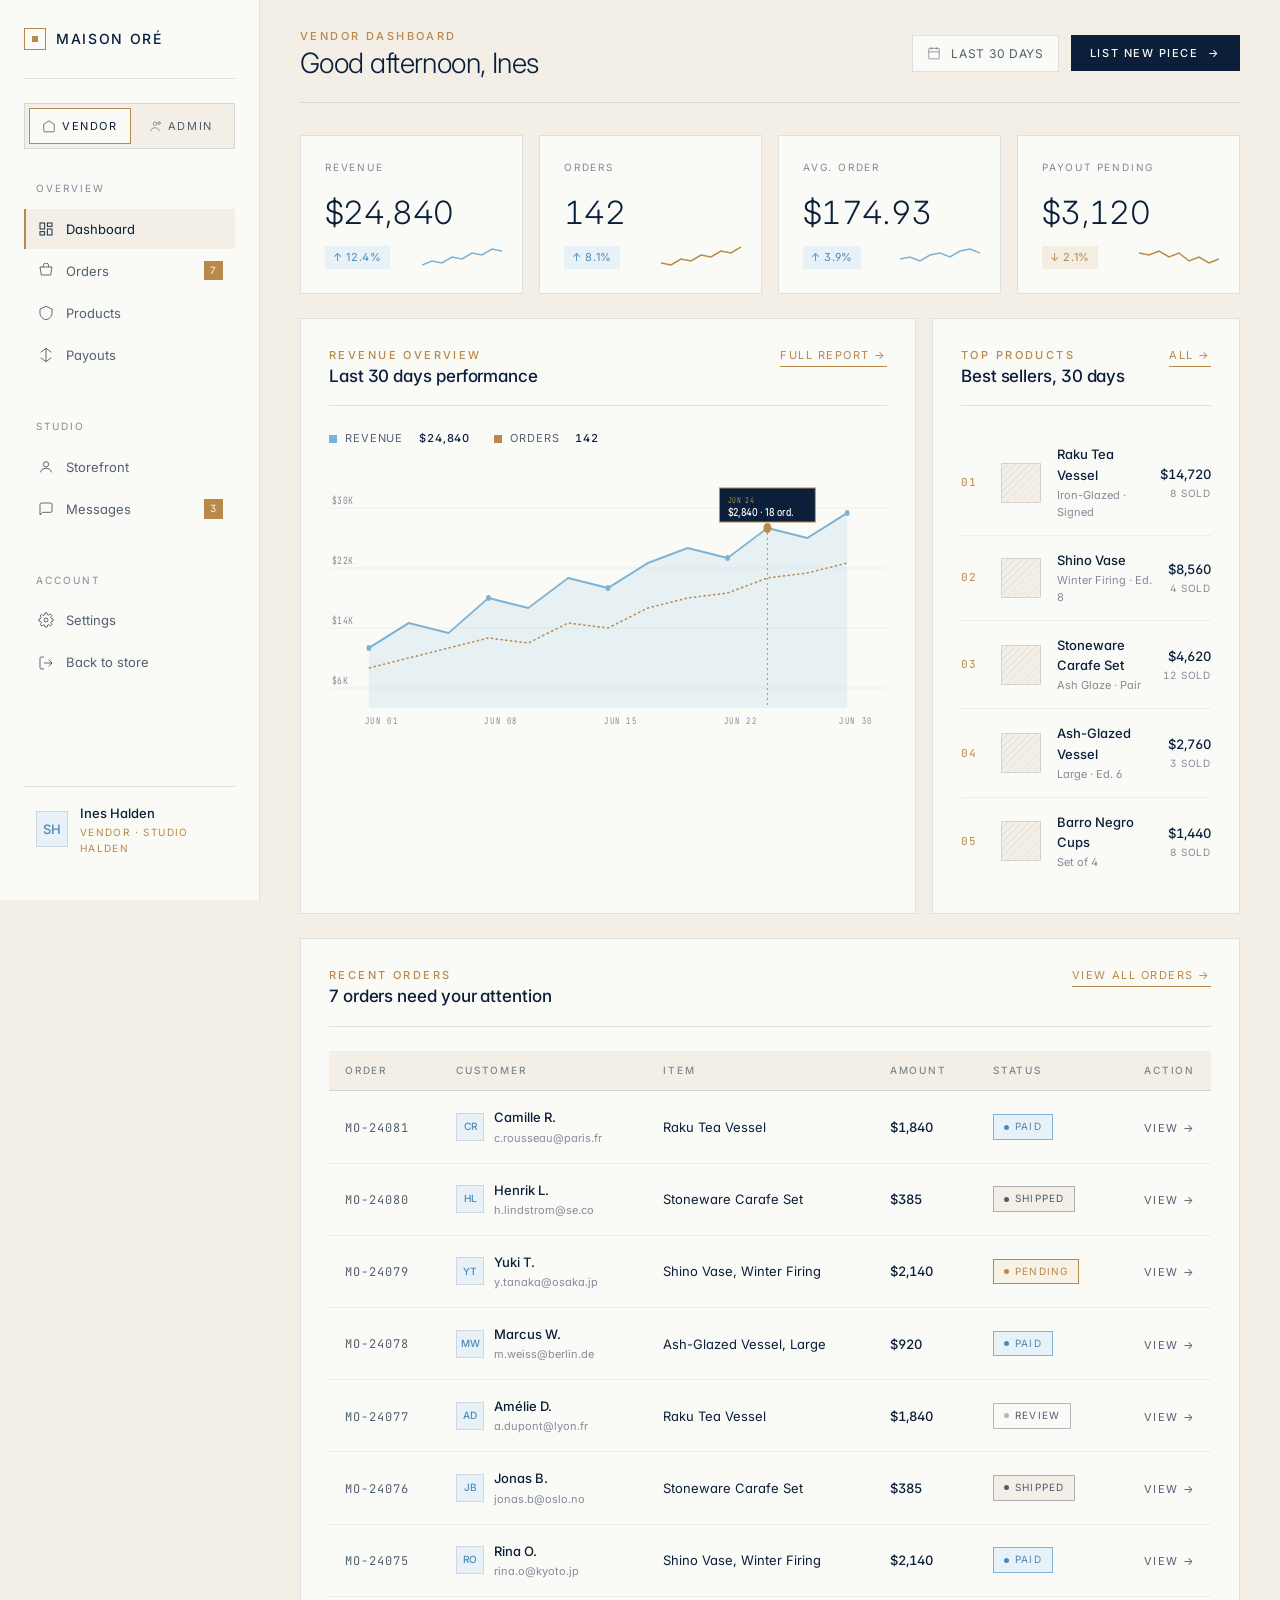
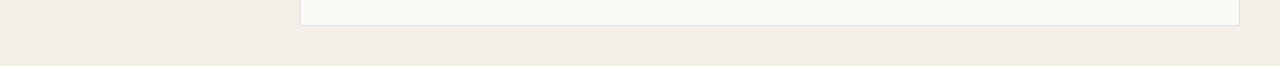
<file: dashboard.html>
﻿<!DOCTYPE html>
<html lang="en">
<head>
<meta charset="UTF-8" />
<meta name="viewport" content="width=device-width, initial-scale=1.0" />
<title>Dashboard — Maison Oré</title>
<link rel="preconnect" href="https://fonts.googleapis.com">
<link rel="preconnect" href="https://fonts.gstatic.com" crossorigin>
<link href="https://fonts.googleapis.com/css2?family=Inter:wght@300;400;500;600&family=JetBrains+Mono:wght@400;500&display=swap" rel="stylesheet">
<link rel="stylesheet" href="shared.css" />
<style>
  /* ============ DASHBOARD ============ */
  body { background: var(--cream); }

  .dash-shell {
    display: grid;
    grid-template-columns: 260px 1fr;
    min-height: 100vh;
  }

  /* Sidebar */
  .sidebar {
    background: var(--paper);
    border-right: 1px solid var(--ink-12);
    padding: 28px 24px;
    position: sticky;
    top: 0;
    height: 100vh;
    overflow-y: auto;
    display: flex;
    flex-direction: column;
  }
  .sidebar-brand {
    display: flex;
    align-items: center;
    gap: 10px;
    padding-bottom: 28px;
    border-bottom: 1px solid var(--ink-12);
    font-size: 14px;
    font-weight: 500;
    letter-spacing: 0.12em;
    text-transform: uppercase;
  }

  /* Role toggle */
  .role-toggle {
    display: flex;
    padding: 4px;
    background: var(--cream);
    margin-top: 24px;
    border: 1px solid var(--ink-12);
  }
  .role-btn {
    flex: 1;
    padding: 10px;
    font-size: 11px;
    letter-spacing: 0.14em;
    text-transform: uppercase;
    color: var(--ink-70);
    transition: all 0.24s ease;
    cursor: pointer;
    background: transparent;
    border: none;
    display: flex; align-items: center; justify-content: center; gap: 6px;
  }
  .role-btn.active {
    background: var(--paper);
    color: var(--ink);
    border: 1px solid var(--gold);
  }
  .role-btn svg { width: 14px; height: 14px; }

  .nav-section {
    margin-top: 32px;
    padding-bottom: 12px;
  }
  .nav-section-title {
    font-size: 10px;
    letter-spacing: 0.2em;
    text-transform: uppercase;
    color: var(--ink-50);
    padding: 0 12px 12px;
  }
  .sidebar-nav {
    display: flex;
    flex-direction: column;
    gap: 2px;
    list-style: none;
  }
  .sidebar-nav a {
    display: flex;
    align-items: center;
    gap: 12px;
    padding: 10px 12px;
    font-size: 13px;
    color: var(--ink-70);
    transition: all 0.2s ease;
    border-left: 2px solid transparent;
  }
  .sidebar-nav a:hover {
    background: var(--cream);
    color: var(--ink);
  }
  .sidebar-nav a.active {
    background: var(--cream);
    color: var(--ink);
    border-left-color: var(--gold);
  }
  .sidebar-nav svg { width: 16px; height: 16px; stroke-width: 1.4; }
  .sidebar-nav .count {
    margin-left: auto;
    font-size: 10px;
    padding: 2px 6px;
    background: var(--gold);
    color: var(--paper);
    letter-spacing: 0.08em;
  }

  .sidebar-user {
    margin-top: auto;
    padding: 16px 12px;
    border-top: 1px solid var(--ink-12);
    display: flex;
    gap: 12px;
    align-items: center;
  }
  .sidebar-user .av {
    width: 36px; height: 36px;
    background: var(--sky-tint);
    display: grid; place-items: center;
    color: var(--sky-deep);
    font-size: 13px; font-weight: 500;
    border: 1px solid var(--ink-12);
  }
  .sidebar-user .name { font-size: 13px; font-weight: 500; }
  .sidebar-user .role { font-size: 10px; color: var(--gold); letter-spacing: 0.14em; text-transform: uppercase; margin-top: 2px; }

  /* Main */
  .main {
    padding: 28px 40px 40px;
    background: var(--cream);
  }
  .topbar {
    display: flex;
    justify-content: space-between;
    align-items: center;
    padding-bottom: 24px;
    border-bottom: 1px solid var(--ink-12);
    margin-bottom: 32px;
  }
  .topbar h1 { font-size: 28px; font-weight: 300; letter-spacing: -0.02em; }
  .topbar .eyebrow { display: block; margin-bottom: 4px; }
  .topbar-actions {
    display: flex; gap: 12px; align-items: center;
  }
  .date-picker {
    display: flex; align-items: center; gap: 10px;
    padding: 10px 14px;
    background: var(--paper);
    border: 1px solid var(--ink-12);
    font-size: 12px;
    letter-spacing: 0.06em;
    text-transform: uppercase;
    color: var(--ink-70);
    cursor: pointer;
  }
  .date-picker svg { width: 14px; height: 14px; }

  /* Stat cards */
  .stat-grid {
    display: grid;
    grid-template-columns: repeat(4, 1fr);
    gap: 16px;
    margin-bottom: 24px;
  }
  .stat-card {
    background: var(--paper);
    padding: 24px;
    border: 1px solid var(--ink-12);
    position: relative;
  }
  .stat-card .lbl {
    font-size: 10px; letter-spacing: 0.18em; text-transform: uppercase;
    color: var(--ink-50);
  }
  .stat-card .val {
    font-size: 32px; font-weight: 300; letter-spacing: -0.02em;
    margin-top: 12px;
    font-variant-numeric: tabular-nums;
  }
  .stat-card .delta {
    display: inline-flex; align-items: center; gap: 4px;
    font-size: 11px;
    letter-spacing: 0.06em;
    margin-top: 8px;
    padding: 3px 8px;
    background: var(--sky-tint);
    color: var(--sky-deep);
  }
  .stat-card .delta.down { background: rgba(184,137,74,0.12); color: var(--gold); }
  .stat-card .spark {
    position: absolute;
    right: 20px; bottom: 20px;
    width: 80px; height: 30px;
  }

  /* Widget grid */
  .widget-grid {
    display: grid;
    grid-template-columns: 2fr 1fr;
    gap: 16px;
    margin-bottom: 24px;
  }
  .widget {
    background: var(--paper);
    border: 1px solid var(--ink-12);
    padding: 28px;
    position: relative;
  }
  .widget-head {
    display: flex; justify-content: space-between; align-items: baseline;
    padding-bottom: 20px;
    border-bottom: 1px solid var(--ink-12);
    margin-bottom: 24px;
  }
  .widget-head h2 { font-size: 17px; font-weight: 500; letter-spacing: -0.005em; }
  .widget-head .eyebrow { display: block; margin-bottom: 4px; }
  .widget-head .link {
    font-size: 11px; letter-spacing: 0.14em; text-transform: uppercase;
    color: var(--gold); padding-bottom: 2px; border-bottom: 1px solid var(--gold);
  }

  /* Revenue chart */
  .chart-wrap { position: relative; }
  .chart-legend {
    display: flex; gap: 24px; margin-bottom: 20px;
    font-size: 11px; letter-spacing: 0.08em; text-transform: uppercase;
    color: var(--ink-70);
  }
  .chart-legend .dot { width: 8px; height: 8px; display: inline-block; margin-right: 8px; vertical-align: middle; }
  .chart-legend .dot.sky { background: var(--sky); }
  .chart-legend .dot.gold { background: var(--gold); }
  .chart-legend .val { color: var(--ink); font-weight: 500; margin-left: 12px; font-variant-numeric: tabular-nums; }

  .chart {
    width: 100%; height: 260px;
  }

  /* Top products */
  .top-list { display: flex; flex-direction: column; gap: 0; }
  .top-item {
    display: grid;
    grid-template-columns: 24px 40px 1fr auto;
    gap: 16px;
    padding: 14px 0;
    border-bottom: 1px solid var(--ink-06);
    align-items: center;
  }
  .top-item:last-child { border-bottom: none; }
  .top-item .rank {
    font-family: "JetBrains Mono", monospace;
    font-size: 11px;
    color: var(--gold);
    letter-spacing: 0.1em;
  }
  .top-item .thumb {
    width: 40px; height: 40px;
    background: var(--cream);
    background-image: repeating-linear-gradient(135deg, transparent 0, transparent 4px, rgba(11,31,58,0.05) 4px, rgba(11,31,58,0.05) 5px);
    border: 1px solid var(--ink-12);
  }
  .top-item .body .name { font-size: 13px; font-weight: 500; }
  .top-item .body .meta { font-size: 11px; color: var(--ink-50); margin-top: 2px; }
  .top-item .val { font-size: 13px; font-weight: 500; font-variant-numeric: tabular-nums; text-align: right; }
  .top-item .val .sub { display: block; font-size: 10px; color: var(--ink-50); font-weight: 400; letter-spacing: 0.08em; text-transform: uppercase; margin-top: 2px; }

  /* Orders table */
  .orders-widget { grid-column: 1 / -1; }
  .orders-table {
    width: 100%;
    border-collapse: collapse;
    font-size: 13px;
  }
  .orders-table th {
    text-align: left;
    padding: 12px 16px;
    font-size: 10px;
    letter-spacing: 0.18em;
    text-transform: uppercase;
    color: var(--ink-50);
    font-weight: 500;
    border-bottom: 1px solid var(--ink-12);
    background: var(--cream);
  }
  .orders-table td {
    padding: 16px;
    border-bottom: 1px solid var(--ink-06);
    vertical-align: middle;
  }
  .orders-table tr:hover td { background: rgba(124, 178, 214, 0.04); }
  .orders-table .oid {
    font-family: "JetBrains Mono", monospace;
    font-size: 12px;
    color: var(--ink-70);
    letter-spacing: 0.08em;
  }
  .orders-table .customer {
    display: flex; align-items: center; gap: 10px;
  }
  .orders-table .customer .av {
    width: 28px; height: 28px;
    background: var(--sky-tint);
    display: grid; place-items: center;
    font-size: 10px; font-weight: 500;
    color: var(--sky-deep);
    border: 1px solid var(--ink-12);
  }
  .orders-table .customer .name { font-weight: 500; }
  .orders-table .customer .email { font-size: 11px; color: var(--ink-50); margin-top: 2px; }
  .orders-table .amount { font-variant-numeric: tabular-nums; font-weight: 500; }
  .status {
    display: inline-flex;
    align-items: center;
    gap: 6px;
    padding: 4px 10px;
    font-size: 10px;
    letter-spacing: 0.12em;
    text-transform: uppercase;
    border: 1px solid;
  }
  .status .dot { width: 5px; height: 5px; border-radius: 50%; }
  .status.paid { border-color: var(--sky); color: var(--sky-deep); background: var(--sky-tint); }
  .status.paid .dot { background: var(--sky-deep); }
  .status.pending { border-color: var(--gold); color: var(--gold); background: var(--gold-tint); }
  .status.pending .dot { background: var(--gold); }
  .status.shipped { border-color: var(--ink-30); color: var(--ink-70); background: var(--cream); }
  .status.shipped .dot { background: var(--ink-70); }
  .status.review { border-color: var(--ink-30); color: var(--ink-70); background: var(--paper); }
  .status.review .dot { background: var(--ink-30); }

  .row-action {
    font-size: 11px;
    letter-spacing: 0.12em;
    text-transform: uppercase;
    color: var(--ink-70);
    padding-bottom: 2px;
    border-bottom: 1px solid transparent;
    transition: all 0.2s ease;
  }
  .row-action:hover { color: var(--gold); border-bottom-color: var(--gold); }

  /* Admin-only surface */
  .admin-only { display: none; }
  body[data-role="admin"] .admin-only { display: block; }
  body[data-role="admin"] .vendor-only { display: none; }
  body[data-role="admin"] .role-title { }

  @media (max-width: 1200px) {
    .stat-grid { grid-template-columns: 1fr 1fr; }
    .widget-grid { grid-template-columns: 1fr; }
  }
  @media (max-width: 900px) {
    .dash-shell { grid-template-columns: 1fr; }
    .sidebar { position: static; height: auto; }
    .main { padding: 24px; }
  }
</style>
</head>
<body data-role="vendor">

<div class="dash-shell">
  <!-- SIDEBAR -->
  <aside class="sidebar">
    <div class="sidebar-brand">
      <span class="brand-mark"></span>
      Maison Oré
    </div>

    <div class="role-toggle" role="tablist">
      <button class="role-btn active" data-role="vendor">
        <svg viewBox="0 0 24 24" fill="none" stroke="currentColor"><path d="M3 9l9-6 9 6v11a2 2 0 0 1-2 2H5a2 2 0 0 1-2-2V9z"/></svg>
        Vendor
      </button>
      <button class="role-btn" data-role="admin">
        <svg viewBox="0 0 24 24" fill="none" stroke="currentColor"><circle cx="12" cy="8" r="3"/><path d="M5 21c0-4 3-6 7-6s7 2 7 6"/><path d="m19 4 1 2 2 1-2 1-1 2-1-2-2-1 2-1 1-2z"/></svg>
        Admin
      </button>
    </div>

    <div class="nav-section">
      <div class="nav-section-title">Overview</div>
      <ul class="sidebar-nav">
        <li><a href="#" class="active">
          <svg viewBox="0 0 24 24" fill="none" stroke="currentColor"><rect x="3" y="3" width="7" height="9"/><rect x="14" y="3" width="7" height="5"/><rect x="14" y="12" width="7" height="9"/><rect x="3" y="16" width="7" height="5"/></svg>
          Dashboard
        </a></li>
        <li><a href="#">
          <svg viewBox="0 0 24 24" fill="none" stroke="currentColor"><path d="M3 6h18l-2 12H5L3 6z"/><path d="M8 6V4a4 4 0 0 1 8 0v2"/></svg>
          Orders <span class="count">7</span>
        </a></li>
        <li><a href="#">
          <svg viewBox="0 0 24 24" fill="none" stroke="currentColor"><path d="M12 2 3 6v6c0 5 4 9 9 10 5-1 9-5 9-10V6l-9-4z"/></svg>
          Products
        </a></li>
        <li><a href="#">
          <svg viewBox="0 0 24 24" fill="none" stroke="currentColor"><path d="M12 2v20M4 8l8-6 8 6M4 16l8 6 8-6"/></svg>
          Payouts
        </a></li>
      </ul>
    </div>

    <div class="nav-section vendor-only">
      <div class="nav-section-title">Studio</div>
      <ul class="sidebar-nav">
        <li><a href="#">
          <svg viewBox="0 0 24 24" fill="none" stroke="currentColor"><circle cx="12" cy="8" r="4"/><path d="M4 20c0-4 4-6 8-6s8 2 8 6"/></svg>
          Storefront
        </a></li>
        <li><a href="#">
          <svg viewBox="0 0 24 24" fill="none" stroke="currentColor"><path d="M21 15a2 2 0 0 1-2 2H7l-4 4V5a2 2 0 0 1 2-2h14a2 2 0 0 1 2 2v10z"/></svg>
          Messages <span class="count">3</span>
        </a></li>
      </ul>
    </div>

    <div class="nav-section admin-only">
      <div class="nav-section-title">Platform</div>
      <ul class="sidebar-nav">
        <li><a href="#">
          <svg viewBox="0 0 24 24" fill="none" stroke="currentColor"><path d="M17 21v-2a4 4 0 0 0-4-4H5a4 4 0 0 0-4 4v2"/><circle cx="9" cy="7" r="4"/><path d="M23 21v-2a4 4 0 0 0-3-3.9M16 3.1A4 4 0 0 1 16 11"/></svg>
          Vendors <span class="count">4</span>
        </a></li>
        <li><a href="#">
          <svg viewBox="0 0 24 24" fill="none" stroke="currentColor"><path d="M22 12h-4l-3 9L9 3l-3 9H2"/></svg>
          Approvals
        </a></li>
        <li><a href="#">
          <svg viewBox="0 0 24 24" fill="none" stroke="currentColor"><circle cx="12" cy="12" r="10"/><path d="M12 6v6l4 2"/></svg>
          Analytics
        </a></li>
      </ul>
    </div>

    <div class="nav-section">
      <div class="nav-section-title">Account</div>
      <ul class="sidebar-nav">
        <li><a href="#">
          <svg viewBox="0 0 24 24" fill="none" stroke="currentColor"><circle cx="12" cy="12" r="3"/><path d="M19.4 15a1.6 1.6 0 0 0 .3 1.7l.1.1a2 2 0 1 1-2.8 2.8l-.1-.1a1.6 1.6 0 0 0-1.7-.3 1.6 1.6 0 0 0-1 1.5V21a2 2 0 1 1-4 0v-.1a1.6 1.6 0 0 0-1-1.5 1.6 1.6 0 0 0-1.7.3l-.1.1a2 2 0 1 1-2.8-2.8l.1-.1a1.6 1.6 0 0 0 .3-1.7 1.6 1.6 0 0 0-1.5-1H3a2 2 0 1 1 0-4h.1a1.6 1.6 0 0 0 1.5-1 1.6 1.6 0 0 0-.3-1.7l-.1-.1a2 2 0 1 1 2.8-2.8l.1.1a1.6 1.6 0 0 0 1.7.3H9a1.6 1.6 0 0 0 1-1.5V3a2 2 0 1 1 4 0v.1a1.6 1.6 0 0 0 1 1.5 1.6 1.6 0 0 0 1.7-.3l.1-.1a2 2 0 1 1 2.8 2.8l-.1.1a1.6 1.6 0 0 0-.3 1.7V9a1.6 1.6 0 0 0 1.5 1H21a2 2 0 1 1 0 4h-.1a1.6 1.6 0 0 0-1.5 1z"/></svg>
          Settings
        </a></li>
        <li><a href="index.html">
          <svg viewBox="0 0 24 24" fill="none" stroke="currentColor"><path d="M9 21H5a2 2 0 0 1-2-2V5a2 2 0 0 1 2-2h4M16 17l5-5-5-5M21 12H9"/></svg>
          Back to store
        </a></li>
      </ul>
    </div>

    <div class="sidebar-user">
      <div class="av" id="userAv">SH</div>
      <div>
        <div class="name" id="userName">Ines Halden</div>
        <div class="role" id="userRole">Vendor · Studio Halden</div>
      </div>
    </div>
  </aside>

  <!-- MAIN -->
  <main class="main">
    <div class="topbar">
      <div>
        <span class="eyebrow" id="topEyebrow">Vendor Dashboard</span>
        <h1 id="topTitle">Good afternoon, Ines</h1>
      </div>
      <div class="topbar-actions">
        <button class="date-picker">
          <svg viewBox="0 0 24 24" fill="none" stroke="currentColor"><rect x="3" y="4" width="18" height="18" rx="1"/><path d="M16 2v4M8 2v4M3 10h18"/></svg>
          Last 30 days
        </button>
        <button class="btn btn-primary btn-sm">
          <span id="ctaLabel">List new piece</span>
          <span class="arrow">→</span>
        </button>
      </div>
    </div>

    <!-- STATS -->
    <div class="stat-grid">
      <div class="stat-card">
        <div class="lbl">Revenue</div>
        <div class="val tabular" id="statRevenue">$24,840</div>
        <span class="delta">↑ 12.4%</span>
        <svg class="spark" viewBox="0 0 80 30" preserveAspectRatio="none">
          <polyline points="0,22 10,18 20,20 30,14 40,16 50,10 60,12 70,6 80,8" fill="none" stroke="#7CB2D6" stroke-width="1.5"/>
        </svg>
      </div>
      <div class="stat-card">
        <div class="lbl">Orders</div>
        <div class="val tabular" id="statOrders">142</div>
        <span class="delta">↑ 8.1%</span>
        <svg class="spark" viewBox="0 0 80 30" preserveAspectRatio="none">
          <polyline points="0,20 10,22 20,16 30,18 40,12 50,14 60,8 70,10 80,4" fill="none" stroke="#B8894A" stroke-width="1.5"/>
        </svg>
      </div>
      <div class="stat-card">
        <div class="lbl">Avg. Order</div>
        <div class="val tabular" id="statAvg">$174.93</div>
        <span class="delta">↑ 3.9%</span>
        <svg class="spark" viewBox="0 0 80 30" preserveAspectRatio="none">
          <polyline points="0,16 10,14 20,18 30,12 40,10 50,14 60,8 70,6 80,10" fill="none" stroke="#7CB2D6" stroke-width="1.5"/>
        </svg>
      </div>
      <div class="stat-card">
        <div class="lbl" id="stat4Label">Payout Pending</div>
        <div class="val tabular" id="stat4Val">$3,120</div>
        <span class="delta down">↓ 2.1%</span>
        <svg class="spark" viewBox="0 0 80 30" preserveAspectRatio="none">
          <polyline points="0,10 10,12 20,8 30,14 40,10 50,18 60,14 70,20 80,16" fill="none" stroke="#B8894A" stroke-width="1.5"/>
        </svg>
      </div>
    </div>

    <!-- WIDGETS -->
    <div class="widget-grid">
      <!-- Revenue Chart -->
      <div class="widget">
        <div class="widget-head">
          <div>
            <span class="eyebrow">Revenue Overview</span>
            <h2>Last 30 days performance</h2>
          </div>
          <a href="#" class="link">Full report →</a>
        </div>

        <div class="chart-legend">
          <span><span class="dot sky"></span>Revenue <span class="val">$24,840</span></span>
          <span><span class="dot gold"></span>Orders <span class="val">142</span></span>
        </div>

        <div class="chart-wrap">
          <svg class="chart" viewBox="0 0 700 260" preserveAspectRatio="none">
            <!-- Grid lines -->
            <g stroke="rgba(11,31,58,0.06)" stroke-width="1">
              <line x1="0" y1="40" x2="700" y2="40"/>
              <line x1="0" y1="100" x2="700" y2="100"/>
              <line x1="0" y1="160" x2="700" y2="160"/>
              <line x1="0" y1="220" x2="700" y2="220"/>
            </g>
            <!-- Y labels -->
            <g fill="rgba(11,31,58,0.5)" font-family="JetBrains Mono, monospace" font-size="10" letter-spacing="1">
              <text x="4" y="36">$30K</text>
              <text x="4" y="96">$22K</text>
              <text x="4" y="156">$14K</text>
              <text x="4" y="216">$6K</text>
            </g>
            <!-- Sky area -->
            <path d="M 50,180 L 100,155 L 150,165 L 200,130 L 250,140 L 300,110 L 350,120 L 400,95 L 450,80 L 500,90 L 550,60 L 600,70 L 650,45 L 650,240 L 50,240 Z"
              fill="rgba(124,178,214,0.15)"/>
            <!-- Sky line -->
            <path d="M 50,180 L 100,155 L 150,165 L 200,130 L 250,140 L 300,110 L 350,120 L 400,95 L 450,80 L 500,90 L 550,60 L 600,70 L 650,45"
              fill="none" stroke="#7CB2D6" stroke-width="2" stroke-linecap="round" stroke-linejoin="round"/>
            <!-- Gold line -->
            <path d="M 50,200 L 100,190 L 150,180 L 200,170 L 250,175 L 300,155 L 350,160 L 400,140 L 450,130 L 500,125 L 550,110 L 600,105 L 650,95"
              fill="none" stroke="#B8894A" stroke-width="1.5" stroke-dasharray="3,3"/>
            <!-- Points on sky line -->
            <g fill="#7CB2D6">
              <circle cx="50" cy="180" r="3"/>
              <circle cx="200" cy="130" r="3"/>
              <circle cx="350" cy="120" r="3"/>
              <circle cx="500" cy="90" r="3"/>
              <circle cx="650" cy="45" r="3"/>
            </g>
            <!-- Highlighted point -->
            <circle cx="550" cy="60" r="5" fill="#B8894A"/>
            <line x1="550" y1="60" x2="550" y2="240" stroke="#B8894A" stroke-dasharray="2,3" stroke-width="1"/>
            <!-- Tooltip -->
            <g transform="translate(490, 20)">
              <rect x="0" y="0" width="120" height="34" fill="#0B1F3A" stroke="#B8894A"/>
              <text x="10" y="15" fill="#B8894A" font-family="JetBrains Mono, monospace" font-size="8" letter-spacing="1.2">JUN 24</text>
              <text x="10" y="28" fill="#FAFAF7" font-family="Inter, sans-serif" font-size="11" font-weight="500">$2,840 · 18 ord.</text>
            </g>
            <!-- X labels -->
            <g fill="rgba(11,31,58,0.5)" font-family="JetBrains Mono, monospace" font-size="9" letter-spacing="1.5">
              <text x="45" y="256">JUN 01</text>
              <text x="195" y="256">JUN 08</text>
              <text x="345" y="256">JUN 15</text>
              <text x="495" y="256">JUN 22</text>
              <text x="640" y="256">JUN 30</text>
            </g>
          </svg>
        </div>
      </div>

      <!-- Top Products -->
      <div class="widget">
        <div class="widget-head">
          <div>
            <span class="eyebrow">Top Products</span>
            <h2>Best sellers, 30 days</h2>
          </div>
          <a href="#" class="link">All →</a>
        </div>
        <div class="top-list" id="topList">
          <div class="top-item">
            <div class="rank">01</div>
            <div class="thumb"></div>
            <div class="body">
              <div class="name">Raku Tea Vessel</div>
              <div class="meta">Iron-Glazed · Signed</div>
            </div>
            <div class="val">$14,720<span class="sub">8 sold</span></div>
          </div>
          <div class="top-item">
            <div class="rank">02</div>
            <div class="thumb"></div>
            <div class="body">
              <div class="name">Shino Vase</div>
              <div class="meta">Winter Firing · Ed. 8</div>
            </div>
            <div class="val">$8,560<span class="sub">4 sold</span></div>
          </div>
          <div class="top-item">
            <div class="rank">03</div>
            <div class="thumb"></div>
            <div class="body">
              <div class="name">Stoneware Carafe Set</div>
              <div class="meta">Ash Glaze · Pair</div>
            </div>
            <div class="val">$4,620<span class="sub">12 sold</span></div>
          </div>
          <div class="top-item">
            <div class="rank">04</div>
            <div class="thumb"></div>
            <div class="body">
              <div class="name">Ash-Glazed Vessel</div>
              <div class="meta">Large · Ed. 6</div>
            </div>
            <div class="val">$2,760<span class="sub">3 sold</span></div>
          </div>
          <div class="top-item">
            <div class="rank">05</div>
            <div class="thumb"></div>
            <div class="body">
              <div class="name">Barro Negro Cups</div>
              <div class="meta">Set of 4</div>
            </div>
            <div class="val">$1,440<span class="sub">8 sold</span></div>
          </div>
        </div>
      </div>
    </div>

    <!-- ORDERS TABLE -->
    <div class="widget orders-widget">
      <div class="widget-head">
        <div>
          <span class="eyebrow">Recent Orders</span>
          <h2 id="ordersTitle">7 orders need your attention</h2>
        </div>
        <a href="#" class="link">View all orders →</a>
      </div>
      <table class="orders-table">
        <thead>
          <tr>
            <th>Order</th>
            <th id="colCustomer">Customer</th>
            <th class="admin-only" style="display:none;">Vendor</th>
            <th>Item</th>
            <th>Amount</th>
            <th>Status</th>
            <th style="text-align:right;">Action</th>
          </tr>
        </thead>
        <tbody id="ordersBody">
          <!-- populated by JS -->
        </tbody>
      </table>
    </div>
  </main>
</div>

<script>
  const vendorOrders = [
    { id: "MO-24081", cust: "Camille R.", init: "CR", email: "c.rousseau@paris.fr", item: "Raku Tea Vessel", price: "$1,840", status: "paid" },
    { id: "MO-24080", cust: "Henrik L.", init: "HL", email: "h.lindstrom@se.co", item: "Stoneware Carafe Set", price: "$385", status: "shipped" },
    { id: "MO-24079", cust: "Yuki T.", init: "YT", email: "y.tanaka@osaka.jp", item: "Shino Vase, Winter Firing", price: "$2,140", status: "pending" },
    { id: "MO-24078", cust: "Marcus W.", init: "MW", email: "m.weiss@berlin.de", item: "Ash-Glazed Vessel, Large", price: "$920", status: "paid" },
    { id: "MO-24077", cust: "Amélie D.", init: "AD", email: "a.dupont@lyon.fr", item: "Raku Tea Vessel", price: "$1,840", status: "review" },
    { id: "MO-24076", cust: "Jonas B.", init: "JB", email: "jonas.b@oslo.no", item: "Stoneware Carafe Set", price: "$385", status: "shipped" },
    { id: "MO-24075", cust: "Rina O.", init: "RO", email: "rina.o@kyoto.jp", item: "Shino Vase, Winter Firing", price: "$2,140", status: "paid" },
  ];

  const adminOrders = [
    { id: "MO-24081", cust: "Camille R.", init: "CR", email: "c.rousseau@paris.fr", vendor: "Atelier Kōgei", item: "Raku Tea Vessel", price: "$1,840", status: "paid" },
    { id: "MO-24080", cust: "Henrik L.", init: "HL", email: "h.lindstrom@se.co", vendor: "Studio Halden", item: "Stoneware Carafe Set", price: "$385", status: "shipped" },
    { id: "MO-24079", cust: "Yuki T.", init: "YT", email: "y.tanaka@osaka.jp", vendor: "Atelier Kōgei", item: "Shino Vase, Winter Firing", price: "$2,140", status: "pending" },
    { id: "MO-24078", cust: "Marcus W.", init: "MW", email: "m.weiss@berlin.de", vendor: "Studio Halden", item: "Ash-Glazed Vessel, Large", price: "$920", status: "paid" },
    { id: "MO-24077", cust: "Amélie D.", init: "AD", email: "a.dupont@lyon.fr", vendor: "Maison Ferrière", item: "Terracotta Amphora", price: "$620", status: "review" },
    { id: "MO-24076", cust: "Jonas B.", init: "JB", email: "jonas.b@oslo.no", vendor: "Herrera & Ono", item: "Tadelakt Serving Bowl", price: "$290", status: "shipped" },
    { id: "MO-24075", cust: "Rina O.", init: "RO", email: "rina.o@kyoto.jp", vendor: "Barros Ceramica", item: "Barro Negro Cups", price: "$180", status: "paid" },
    { id: "MO-24074", cust: "Otto K.", init: "OK", email: "otto.k@munich.de", vendor: "Atelier Kōgei", item: "Raku Tea Vessel", price: "$1,840", status: "pending" },
  ];

  function renderOrders() {
    const role = document.body.dataset.role;
    const data = role === "admin" ? adminOrders : vendorOrders;
    const showVendor = role === "admin";
    document.querySelectorAll("th.admin-only").forEach(th => th.style.display = showVendor ? "table-cell" : "none");

    document.getElementById("ordersBody").innerHTML = data.map(o => `
      <tr>
        <td><span class="oid">${o.id}</span></td>
        <td>
          <div class="customer">
            <div class="av">${o.init}</div>
            <div>
              <div class="name">${o.cust}</div>
              <div class="email">${o.email}</div>
            </div>
          </div>
        </td>
        ${showVendor ? `<td><span style="font-size:13px; font-weight:500;">${o.vendor}</span></td>` : ""}
        <td>${o.item}</td>
        <td><span class="amount">${o.price}</span></td>
        <td><span class="status ${o.status}"><span class="dot"></span>${o.status}</span></td>
        <td style="text-align:right;"><a href="#" class="row-action">View →</a></td>
      </tr>
    `).join("");
  }

  // Role toggle
  const roleData = {
    vendor: {
      eyebrow: "Vendor Dashboard",
      title: "Good afternoon, Ines",
      cta: "List new piece",
      revenue: "$24,840",
      orders: "142",
      avg: "$174.93",
      stat4Label: "Payout Pending",
      stat4Val: "$3,120",
      ordersTitle: "7 orders need your attention",
      user: { name: "Ines Halden", role: "Vendor · Studio Halden", av: "SH" }
    },
    admin: {
      eyebrow: "Admin Dashboard",
      title: "Platform overview",
      cta: "Review applications",
      revenue: "$1.24M",
      orders: "3,847",
      avg: "$322.14",
      stat4Label: "Active Vendors",
      stat4Val: "240",
      ordersTitle: "12 orders across 8 vendors need review",
      user: { name: "Marcus Chen", role: "Admin · Curation Team", av: "MC" }
    }
  };

  function setRole(role) {
    document.body.dataset.role = role;
    const d = roleData[role];
    document.getElementById("topEyebrow").textContent = d.eyebrow;
    document.getElementById("topTitle").textContent = d.title;
    document.getElementById("ctaLabel").textContent = d.cta;
    document.getElementById("statRevenue").textContent = d.revenue;
    document.getElementById("statOrders").textContent = d.orders;
    document.getElementById("statAvg").textContent = d.avg;
    document.getElementById("stat4Label").textContent = d.stat4Label;
    document.getElementById("stat4Val").textContent = d.stat4Val;
    document.getElementById("ordersTitle").textContent = d.ordersTitle;
    document.getElementById("userName").textContent = d.user.name;
    document.getElementById("userRole").textContent = d.user.role;
    document.getElementById("userAv").textContent = d.user.av;

    document.querySelectorAll(".role-btn").forEach(b => b.classList.toggle("active", b.dataset.role === role));
    localStorage.setItem("mo_role", role);
    renderOrders();
  }

  document.querySelectorAll(".role-btn").forEach(b => {
    b.addEventListener("click", () => setRole(b.dataset.role));
  });

  const savedRole = localStorage.getItem("mo_role") || "vendor";
  setRole(savedRole);
  function toggleMobileNav() {
    const nav = document.getElementById('mobileNav');
    const btn = document.getElementById('navHamburger');
    if (nav) nav.classList.toggle('open');
    if (btn) btn.classList.toggle('open');
  }
</script>

</body>
</html>
</file>
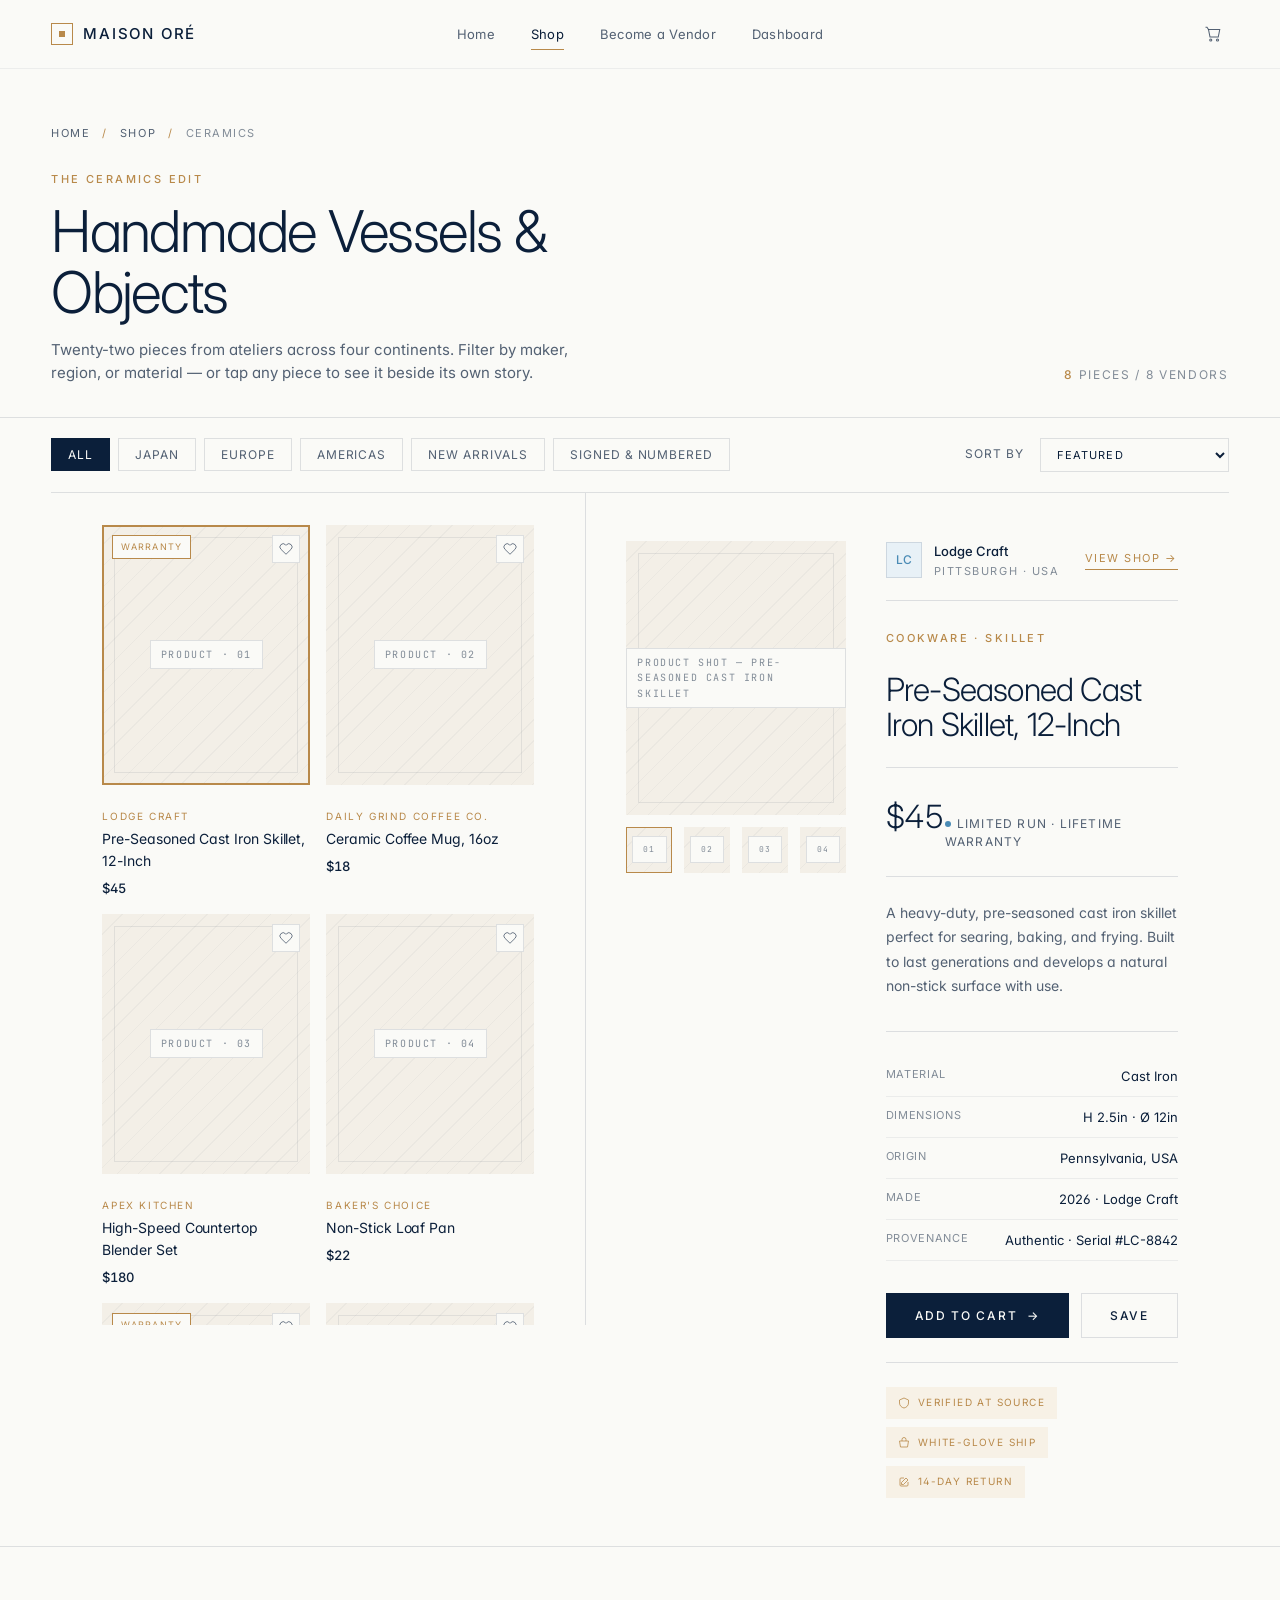
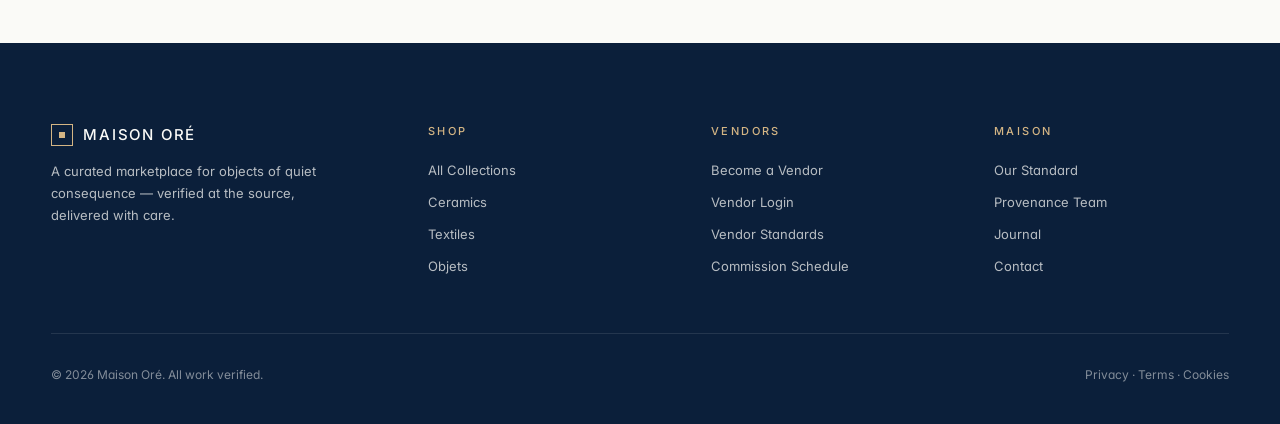
<file: shop.html>
﻿<!DOCTYPE html>
<html lang="en">
<head>
<meta charset="UTF-8"/>
<meta name="viewport" content="width=device-width, initial-scale=1.0"/>
<title>Shop — Maison Oré</title>
<link rel="preconnect" href="https://fonts.googleapis.com">
<link rel="preconnect" href="https://fonts.gstatic.com" crossorigin>
<link href="https://fonts.googleapis.com/css2?family=Inter:wght@300;400;500;600&family=JetBrains+Mono:wght@400;500&display=swap" rel="stylesheet">
<link rel="stylesheet" href="shared.css"/>
<style>
  /* ============ SHOP PAGE ============ */
  .shop-header { padding: 56px 0 32px; border-bottom: 1px solid var(--ink-12); }
  .breadcrumb { display: flex; gap: 12px; font-size: 11px; letter-spacing: 0.14em; text-transform: uppercase; color: var(--ink-50); margin-bottom: 24px; }
  .breadcrumb a { color: var(--ink-70); }
  .breadcrumb .sep { color: var(--gold); }
  .shop-title-row { display: flex; justify-content: space-between; align-items: flex-end; gap: 40px; flex-wrap: wrap; }
  .shop-title-row h1 { max-width: 640px; }
  .shop-title-row p { margin-top: 16px; color: var(--ink-70); max-width: 560px; }
  .shop-title-row .count { font-size: 12px; letter-spacing: 0.14em; text-transform: uppercase; color: var(--ink-50); }
  .shop-title-row .count strong { color: var(--gold); font-weight: 500; }

  .toolbar { display: flex; justify-content: space-between; align-items: center; padding: 20px 0; border-bottom: 1px solid var(--ink-12); gap: 24px; flex-wrap: wrap; }
  .filters { display: flex; gap: 8px; flex-wrap: wrap; }
  .filter-chip { padding: 8px 16px; font-size: 12px; letter-spacing: 0.08em; text-transform: uppercase; border: 1px solid var(--ink-12); color: var(--ink-70); cursor: pointer; transition: all 0.2s ease; background: var(--paper); }
  .filter-chip:hover { border-color: var(--gold); color: var(--gold); }
  .filter-chip.active { background: var(--ink); color: var(--paper); border-color: var(--ink); }
  .filter-chip.active:hover { color: var(--gold-soft); border-color: var(--ink); }
  .toolbar-right { display: flex; gap: 16px; align-items: center; font-size: 12px; letter-spacing: 0.08em; text-transform: uppercase; color: var(--ink-70); }
  .toolbar-right select { padding: 8px 12px; border: 1px solid var(--ink-12); background: var(--paper); font-size: 11px; letter-spacing: 0.1em; text-transform: uppercase; color: var(--ink); cursor: pointer; }

  .shop-layout { display: grid; grid-template-columns: 1fr 1.2fr; gap: 0; min-height: 900px; border-bottom: 1px solid var(--ink-12); }
  .listing { border-right: 1px solid var(--ink-12); padding: 32px var(--gutter) 48px 0; max-height: calc(100vh - 68px); overflow-y: auto; position: sticky; top: 68px; }
  .listing::-webkit-scrollbar { width: 6px; }
  .listing::-webkit-scrollbar-thumb { background: var(--ink-12); }
  .products-grid { display: grid; grid-template-columns: 1fr 1fr; gap: 16px; }
  .product-card { cursor: pointer; transition: opacity 0.2s ease; position: relative; }
  .product-card .thumb { aspect-ratio: 4 / 5; position: relative; transition: transform 0.3s ease; }
  .product-card:hover .thumb { transform: translateY(-2px); }
  .product-card.selected .thumb::after { content: ""; position: absolute; inset: 0; border: 2px solid var(--gold); pointer-events: none; }
  .product-card .thumb .placeholder { height: 100%; }
  .product-card .badge { position: absolute; top: 10px; left: 10px; font-size: 9px; letter-spacing: 0.14em; text-transform: uppercase; padding: 4px 8px; background: var(--paper); color: var(--gold); border: 1px solid var(--gold); z-index: 3; }
  .product-card .fav { position: absolute; top: 10px; right: 10px; width: 28px; height: 28px; background: var(--paper); display: grid; place-items: center; border: 1px solid var(--ink-12); z-index: 3; color: var(--ink-70); transition: color 0.2s ease; }
  .product-card .fav:hover { color: var(--gold); }
  .product-card .fav svg { width: 14px; height: 14px; }
  .product-card .info { margin-top: 12px; padding-top: 12px; }
  .product-card .vendor { font-size: 10px; letter-spacing: 0.16em; text-transform: uppercase; color: var(--gold); }
  .product-card .name { font-size: 14px; margin-top: 4px; letter-spacing: -0.005em; }
  .product-card .price { font-size: 13px; font-weight: 500; margin-top: 6px; font-variant-numeric: tabular-nums; }

  /* Detail */
  .detail { padding: 48px var(--gutter) 48px 40px; display: grid; grid-template-columns: 1.1fr 1fr; gap: 40px; align-items: start; }
  .detail-gallery { display: flex; flex-direction: column; gap: 12px; }
  .detail-main { aspect-ratio: 4 / 5; position: relative; }
  .detail-main .placeholder { height: 100%; }
  .detail-thumbs { display: grid; grid-template-columns: repeat(4, 1fr); gap: 12px; }
  .detail-thumbs .placeholder { aspect-ratio: 1; cursor: pointer; transition: opacity 0.2s ease; }
  .detail-thumbs .placeholder:hover { opacity: 0.75; }
  .detail-thumbs .placeholder.active { outline: 1px solid var(--gold); outline-offset: -1px; }
  .detail-info { position: sticky; top: 100px; }
  .detail-vendor { display: flex; align-items: center; gap: 12px; padding-bottom: 20px; border-bottom: 1px solid var(--ink-12); }
  .detail-vendor .av { width: 36px; height: 36px; background: var(--sky-tint); display: grid; place-items: center; color: var(--sky-deep); font-size: 12px; font-weight: 500; border: 1px solid var(--ink-12); }
  .detail-vendor .info { flex: 1; }
  .detail-vendor .name { font-size: 13px; font-weight: 500; }
  .detail-vendor .loc { font-size: 11px; letter-spacing: 0.14em; text-transform: uppercase; color: var(--ink-50); margin-top: 2px; }
  .detail-vendor .view-shop { font-size: 11px; letter-spacing: 0.14em; text-transform: uppercase; padding-bottom: 2px; border-bottom: 1px solid var(--gold); color: var(--gold); }
  .detail-title { font-size: 32px; font-weight: 300; letter-spacing: -0.025em; line-height: 1.1; margin-top: 24px; }
  .detail-eyebrow { color: var(--gold); }
  .detail-price-row { display: flex; justify-content: space-between; align-items: baseline; margin-top: 24px; padding: 24px 0; border-top: 1px solid var(--ink-12); border-bottom: 1px solid var(--ink-12); }
  .detail-price { font-size: 32px; font-weight: 300; letter-spacing: -0.02em; font-variant-numeric: tabular-nums; }
  .detail-avail { font-size: 12px; letter-spacing: 0.1em; text-transform: uppercase; color: var(--ink-70); }
  .detail-avail .dot { display: inline-block; width: 6px; height: 6px; background: var(--sky-deep); border-radius: 50%; margin-right: 6px; vertical-align: middle; }
  .detail-desc { margin-top: 24px; color: var(--ink-70); line-height: 1.75; font-size: 14px; }
  .detail-specs { margin-top: 32px; border-top: 1px solid var(--ink-12); padding-top: 24px; }
  .spec-row { display: flex; justify-content: space-between; padding: 10px 0; font-size: 13px; border-bottom: 1px solid var(--ink-06); }
  .spec-row .k { color: var(--ink-50); letter-spacing: 0.06em; text-transform: uppercase; font-size: 11px; }
  .spec-row .v { color: var(--ink); font-weight: 400; }
  .detail-actions { display: flex; gap: 12px; margin-top: 32px; }
  .detail-actions .btn-primary { flex: 1; }
  .detail-badges { display: flex; gap: 8px; margin-top: 24px; padding-top: 24px; border-top: 1px solid var(--ink-12); flex-wrap: wrap; }
  .badge-line { display: flex; align-items: center; gap: 8px; padding: 8px 12px; background: var(--gold-tint); color: var(--gold); font-size: 10px; letter-spacing: 0.14em; text-transform: uppercase; }
  .badge-line svg { width: 12px; height: 12px; stroke-width: 1.6; }

  /* ============ CART BADGE ============ */
  .cart-badge {
    position: absolute;
    top: -6px; right: -6px;
    width: 16px; height: 16px;
    background: var(--gold);
    color: var(--paper);
    font-size: 9px;
    font-weight: 600;
    border-radius: 50%;
    display: none;
    place-items: center;
    font-family: "JetBrains Mono", monospace;
  }
  .cart-badge.visible { display: grid; }
  .icon-btn { position: relative; }

  /* ============ CART DRAWER ============ */
  .cart-overlay {
    position: fixed;
    inset: 0;
    background: rgba(11,31,58,0.35);
    z-index: 100;
    opacity: 0;
    pointer-events: none;
    transition: opacity 0.3s ease;
  }
  .cart-overlay.open { opacity: 1; pointer-events: all; }

  .cart-drawer {
    position: fixed;
    top: 0; right: 0; bottom: 0;
    width: 400px;
    max-width: 100vw;
    background: var(--paper);
    z-index: 101;
    display: flex;
    flex-direction: column;
    transform: translateX(100%);
    transition: transform 0.32s ease;
    border-left: 1px solid var(--ink-12);
  }
  .cart-drawer.open { transform: translateX(0); }

  .cart-head {
    display: flex;
    justify-content: space-between;
    align-items: center;
    padding: 24px 28px;
    border-bottom: 1px solid var(--ink-12);
  }
  .cart-head h3 { font-size: 14px; font-weight: 500; letter-spacing: 0.12em; text-transform: uppercase; }
  .cart-close {
    width: 32px; height: 32px;
    display: grid; place-items: center;
    border: 1px solid var(--ink-12);
    color: var(--ink-70);
    transition: all 0.2s ease;
    cursor: pointer;
    background: none;
    font-size: 18px;
    line-height: 1;
  }
  .cart-close:hover { border-color: var(--gold); color: var(--gold); }

  .cart-items {
    flex: 1;
    overflow-y: auto;
    padding: 0 28px;
  }
  .cart-items::-webkit-scrollbar { width: 4px; }
  .cart-items::-webkit-scrollbar-thumb { background: var(--ink-12); }

  .cart-empty {
    display: flex;
    flex-direction: column;
    align-items: center;
    justify-content: center;
    height: 100%;
    color: var(--ink-50);
    font-size: 13px;
    letter-spacing: 0.06em;
    text-align: center;
    gap: 12px;
  }
  .cart-empty svg { width: 32px; height: 32px; stroke-width: 1; opacity: 0.4; }

  .cart-item {
    display: grid;
    grid-template-columns: 56px 1fr auto;
    gap: 14px;
    align-items: start;
    padding: 20px 0;
    border-bottom: 1px solid var(--ink-06);
  }
  .cart-item-thumb {
    width: 56px; height: 70px;
    background: var(--cream);
    background-image: repeating-linear-gradient(135deg, transparent 0, transparent 8px, rgba(11,31,58,0.04) 8px, rgba(11,31,58,0.04) 9px);
    border: 1px solid var(--ink-12);
    display: grid;
    place-items: center;
    font-family: "JetBrains Mono", monospace;
    font-size: 8px;
    color: var(--ink-30);
    letter-spacing: 0.08em;
    text-transform: uppercase;
  }
  .cart-item-info { display: flex; flex-direction: column; gap: 4px; }
  .cart-item-vendor { font-size: 9px; letter-spacing: 0.16em; text-transform: uppercase; color: var(--gold); }
  .cart-item-name { font-size: 13px; line-height: 1.3; }
  .cart-item-price { font-size: 13px; font-weight: 500; font-variant-numeric: tabular-nums; white-space: nowrap; }
  .cart-item-qty {
    display: flex; align-items: center; gap: 8px;
    margin-top: 8px;
  }
  .qty-btn {
    width: 22px; height: 22px;
    border: 1px solid var(--ink-12);
    display: grid; place-items: center;
    font-size: 14px;
    line-height: 1;
    cursor: pointer;
    background: none;
    color: var(--ink);
    transition: all 0.2s ease;
  }
  .qty-btn:hover { border-color: var(--gold); color: var(--gold); }
  .qty-num { font-size: 12px; min-width: 16px; text-align: center; font-variant-numeric: tabular-nums; }
  .cart-item-remove {
    font-size: 9px; letter-spacing: 0.1em; text-transform: uppercase;
    color: var(--ink-30); cursor: pointer; margin-top: 4px;
    background: none; border: none; padding: 0;
    transition: color 0.2s ease;
  }
  .cart-item-remove:hover { color: var(--gold); }

  .cart-foot {
    padding: 24px 28px;
    border-top: 1px solid var(--ink-12);
  }
  .cart-subtotal {
    display: flex; justify-content: space-between; align-items: baseline;
    margin-bottom: 8px;
  }
  .cart-subtotal-label { font-size: 11px; letter-spacing: 0.14em; text-transform: uppercase; color: var(--ink-50); }
  .cart-subtotal-val { font-size: 28px; font-weight: 300; letter-spacing: -0.02em; font-variant-numeric: tabular-nums; }
  .cart-note { font-size: 11px; color: var(--ink-30); letter-spacing: 0.04em; margin-bottom: 20px; }
  .cart-checkout { width: 100%; }

  /* Added to cart flash */
  @keyframes flashGold {
    0% { background: var(--ink); color: var(--paper); }
    40% { background: var(--gold); color: var(--paper); border-color: var(--gold); }
    100% { background: var(--ink); color: var(--paper); }
  }
  .btn-added { animation: flashGold 0.6s ease forwards; }

  @media (max-width: 1100px) {
    .shop-layout { grid-template-columns: 1fr; }
    .listing { border-right: none; border-bottom: 1px solid var(--ink-12); position: static; padding-right: 0; max-height: none; }
    .detail { grid-template-columns: 1fr; padding: 40px 0; }
    .detail-info { position: static; }
    .cart-drawer { width: 100vw; }
  }
  @media (max-width: 640px) {
    .products-grid { grid-template-columns: 1fr; }
  }
</style>
</head>
<body>

<!-- CART OVERLAY -->
<div class="cart-overlay" id="cartOverlay" onclick="closeCart()"></div>

<!-- CART DRAWER -->
<div class="cart-drawer" id="cartDrawer">
  <div class="cart-head">
    <h3>Your Cart <span id="cartHeadCount" style="color:var(--gold);font-weight:300;"></span></h3>
    <button class="cart-close" onclick="closeCart()">×</button>
  </div>
  <div class="cart-items" id="cartItems">
    <div class="cart-empty" id="cartEmpty">
      <svg viewBox="0 0 24 24" fill="none" stroke="currentColor"><path d="M6 6h15l-2 10H8L6 6z"/><path d="M6 6 4 3H2"/><circle cx="9" cy="20" r="1.4"/><circle cx="18" cy="20" r="1.4"/></svg>
      <span>Your cart is empty</span>
    </div>
  </div>
  <div class="cart-foot" id="cartFoot" style="display:none;">
    <div class="cart-subtotal">
      <span class="cart-subtotal-label">Total</span>
      <span class="cart-subtotal-val" id="cartTotal">$0</span>
    </div>
    <p class="cart-note">Shipping calculated at checkout · Duties may apply</p>
    <button class="btn btn-primary btn-lg cart-checkout">Proceed to Checkout <span class="arrow">→</span></button>
  </div>
</div>

<!-- MOBILE NAV DRAWER -->
<div class="mobile-nav" id="mobileNav">
  <a href="index.html">Home</a>
  <a href="shop.html" class="active">Shop</a>
  <a href="sell.html">Become a Vendor</a>
  <a href="dashboard.html">Dashboard</a>
  <div class="mobile-nav-foot">
    <a href="dashboard.html">Sign In</a>
  </div>
</div>

<!-- NAV -->
<header class="nav">
  <div class="container nav-inner">
    <a href="index.html" class="brand">
      <span class="brand-mark"></span>
      Maison Oré
    </a>
    <nav>
      <ul class="nav-links">
        <li><a href="index.html">Home</a></li>
        <li><a href="shop.html" class="active">Shop</a></li>
        <li><a href="sell.html">Become a Vendor</a></li>
        <li><a href="dashboard.html">Dashboard</a></li>
      </ul>
    </nav>
    <div class="nav-actions">
      <button class="icon-btn" aria-label="Cart" onclick="openCart()">
        <svg viewBox="0 0 24 24" fill="none" stroke="currentColor"><path d="M6 6h15l-2 10H8L6 6z"/><path d="M6 6 4 3H2"/><circle cx="9" cy="20" r="1.4"/><circle cx="18" cy="20" r="1.4"/></svg>
        <span class="cart-badge" id="cartBadge">0</span>
      </button>
      <button class="nav-hamburger" id="navHamburger" aria-label="Menu" onclick="toggleMobileNav()">
        <span></span><span></span><span></span>
      </button>
    </div>
  </div>
</header>

<!-- Shop Header -->
<section class="shop-header">
  <div class="container">
    <div class="breadcrumb">
      <a href="index.html">Home</a>
      <span class="sep">/</span>
      <a href="#">Shop</a>
      <span class="sep">/</span>
      <span>Ceramics</span>
    </div>
    <div class="shop-title-row">
      <div>
        <span class="eyebrow">The Ceramics Edit</span>
        <h1 class="h1" style="margin-top:12px;">Handmade Vessels &amp; Objects</h1>
        <p>Twenty-two pieces from ateliers across four continents. Filter by maker, region, or material — or tap any piece to see it beside its own story.</p>
      </div>
      <div class="count"><strong id="count">22</strong> Pieces / 8 Vendors</div>
    </div>
  </div>
</section>

<!-- Toolbar -->
<div class="container">
  <div class="toolbar">
    <div class="filters" id="filters">
      <button class="filter-chip active" data-filter="all">All</button>
      <button class="filter-chip" data-filter="japan">Japan</button>
      <button class="filter-chip" data-filter="europe">Europe</button>
      <button class="filter-chip" data-filter="americas">Americas</button>
      <button class="filter-chip" data-filter="new">New Arrivals</button>
      <button class="filter-chip" data-filter="signed">Signed &amp; Numbered</button>
    </div>
    <div class="toolbar-right">
      <span>Sort by</span>
      <select>
        <option>Featured</option>
        <option>Price — Low to High</option>
        <option>Price — High to Low</option>
        <option>Recently Added</option>
      </select>
    </div>
  </div>
</div>

<!-- Split Layout -->
<div class="shop-layout container-wide" style="padding-right: var(--gutter);">
  <div class="listing" style="padding-left: var(--gutter);">
    <div class="products-grid" id="products"></div>
  </div>

  <div class="detail" id="detail">
    <div class="detail-gallery">
      <div class="detail-main">
        <div class="placeholder"><span class="placeholder-label" id="mainLabel">Product Shot — Main</span></div>
      </div>
      <div class="detail-thumbs">
        <div class="placeholder active"><span class="placeholder-label" style="font-size:8px;">01</span></div>
        <div class="placeholder"><span class="placeholder-label" style="font-size:8px;">02</span></div>
        <div class="placeholder"><span class="placeholder-label" style="font-size:8px;">03</span></div>
        <div class="placeholder"><span class="placeholder-label" style="font-size:8px;">04</span></div>
      </div>
    </div>

    <div class="detail-info">
      <div class="detail-vendor">
        <div class="av" id="dVendorAv">LC</div>
        <div class="info">
          <div class="name" id="dVendorName">Lodge Craft</div>
          <div class="loc" id="dVendorLoc">Pittsburgh · USA</div>
        </div>
        <a href="#" class="view-shop">View shop →</a>
      </div>

      <div style="margin-top: 24px;">
        <span class="eyebrow detail-eyebrow" id="dCat">Cookware · Skillet</span>
        <h2 class="detail-title" id="dTitle">Pre-Seasoned Cast Iron Skillet, 12-Inch</h2>
      </div>

      <div class="detail-price-row">
        <div class="detail-price" id="dPrice">$45</div>
        <div class="detail-avail"><span class="dot"></span><span id="dAvail">Limited Run · Lifetime Warranty</span></div>
      </div>

      <p class="detail-desc" id="dDesc">A heavy-duty, pre-seasoned cast iron skillet perfect for searing, baking, and frying. Built to last generations and develops a natural non-stick surface with use.</p>

      <div class="detail-specs" id="dSpecs"></div>

      <div class="detail-actions">
        <button class="btn btn-primary" id="addToCartBtn" onclick="addToCart()">
          Add to cart <span class="arrow">→</span>
        </button>
        <button class="btn btn-ghost">Save</button>
      </div>

      <div class="detail-badges">
        <span class="badge-line">
          <svg viewBox="0 0 24 24" fill="none" stroke="currentColor"><path d="M12 2 3 6v6c0 5 4 9 9 10 5-1 9-5 9-10V6l-9-4z"/></svg>
          Verified at source
        </span>
        <span class="badge-line">
          <svg viewBox="0 0 24 24" fill="none" stroke="currentColor"><path d="M3 8h18l-2 12H5L3 8z"/><path d="M8 8V5a4 4 0 0 1 8 0v3"/></svg>
          White-glove ship
        </span>
        <span class="badge-line">
          <svg viewBox="0 0 24 24" fill="none" stroke="currentColor"><path d="M20 12v6a2 2 0 0 1-2 2H6a2 2 0 0 1-2-2V6a2 2 0 0 1 2-2h6"/><path d="m16 4 4 4-9 9H7v-4l9-9z"/></svg>
          14-day return
        </span>
      </div>
    </div>
  </div>
</div>

<!-- FOOTER -->
<footer class="footer">
  <div class="container">
    <div class="footer-grid">
      <div>
        <div class="brand footer-brand"><span class="brand-mark"></span>Maison Oré</div>
        <p class="footer-desc">A curated marketplace for objects of quiet consequence — verified at the source, delivered with care.</p>
      </div>
      <div>
        <h5>Shop</h5>
        <ul>
          <li><a href="shop.html">All Collections</a></li>
          <li><a href="shop.html">Ceramics</a></li>
          <li><a href="shop.html">Textiles</a></li>
          <li><a href="shop.html">Objets</a></li>
        </ul>
      </div>
      <div>
        <h5>Vendors</h5>
        <ul>
          <li><a href="sell.html">Become a Vendor</a></li>
          <li><a href="dashboard.html">Vendor Login</a></li>
          <li><a href="#">Vendor Standards</a></li>
          <li><a href="#">Commission Schedule</a></li>
        </ul>
      </div>
      <div>
        <h5>Maison</h5>
        <ul>
          <li><a href="#">Our Standard</a></li>
          <li><a href="#">Provenance Team</a></li>
          <li><a href="#">Journal</a></li>
          <li><a href="#">Contact</a></li>
        </ul>
      </div>
    </div>
    <div class="footer-bottom">
      <span>© 2026 Maison Oré. All work verified.</span>
      <span>Privacy · Terms · Cookies</span>
    </div>
  </div>
</footer>

<script>
  const products = [
  { id: 1, vendor: "Lodge Craft", vendorInit: "LC", loc: "Pittsburgh · USA", region: "americas", cat: "Cookware · Skillet", name: "Pre-Seasoned Cast Iron Skillet, 12-Inch", price: "$45", avail: "Limited Run · Lifetime Warranty", badge: "Warranty", tags: ["warranty"], desc: "A heavy-duty, pre-seasoned cast iron skillet perfect for searing, baking, and frying. Built to last generations and develops a natural non-stick surface with use.", specs: [["Material","Cast Iron"],["Dimensions","H 2.5in · Ø 12in"],["Origin","Pennsylvania, USA"],["Made","2026 · Lodge Craft"],["Provenance","Authentic · Serial #LC-8842"]] },
  { id: 2, vendor: "Daily Grind Coffee Co.", vendorInit: "DG", loc: "Seattle · USA", region: "americas", cat: "Drinkware · Mug", name: "Ceramic Coffee Mug, 16oz", price: "$18", avail: "Made to order · 2 weeks", tags: ["new"], desc: "A sturdy, microwave-safe ceramic mug with an ergonomic handle. Finished in a glossy white glaze, it is the perfect companion for your morning drip coffee.", specs: [["Material","Ceramic · Glossy glaze"],["Dimensions","H 4.5in · Ø 3.5in"],["Origin","Washington, USA"],["Made","2026 · Daily Grind Studio"],["Provenance","Authentic · Serial #DG-1102"]] },
  { id: 3, vendor: "Apex Kitchen", vendorInit: "AK", loc: "Boston · USA", region: "americas", cat: "Appliances · Blender", name: "High-Speed Countertop Blender Set", price: "$180", avail: "In stock · 4 remaining", tags: [], desc: "A powerful 1200-watt motor base paired with two travel cups. Designed for crushing ice, blending smooth smoothies, and making hot soups with ease.", specs: [["Material","Stainless Steel · BPA-Free Plastic"],["Dimensions","H 16in · W 7in"],["Origin","Massachusetts, USA"],["Made","2026 · Apex Labs"],["Provenance","Authentic · Serial #AK-9043"]] },
  { id: 4, vendor: "Baker's Choice", vendorInit: "BC", loc: "Chicago · USA", region: "americas", cat: "Bakeware · Pan", name: "Non-Stick Loaf Pan", price: "$22", avail: "In stock · 8 remaining", tags: ["new"], desc: "A heavy-gauge steel loaf pan coated in a premium non-stick finish. Ensures even heat distribution for perfectly golden banana bread and pound cakes.", specs: [["Material","Aluminized Steel · Non-stick coating"],["Dimensions","H 3in · W 8.5in · L 4.5in"],["Origin","Illinois, USA"],["Made","2026 · Baker's Choice"],["Provenance","Authentic · Serial #BC-0441"]] },
  { id: 5, vendor: "Lodge Craft", vendorInit: "LC", loc: "Pittsburgh · USA", region: "americas", cat: "Cookware · Oven", name: "Enamelled Dutch Oven, 6-Quart", price: "$120", avail: "Limited Run · Lifetime Warranty", badge: "Warranty", tags: ["warranty"], desc: "A classic enamelled cast iron Dutch oven ideal for braising, stewing, and baking artisan sourdough bread. Features a tight-fitting lid to lock in moisture.", specs: [["Material","Enamelled Cast Iron"],["Dimensions","H 7.2in · Ø 11in"],["Origin","Pennsylvania, USA"],["Made","2026 · Lodge Craft"],["Provenance","Authentic · Serial #LC-8845"]] },
  { id: 6, vendor: "ClearGlass Co.", vendorInit: "CG", loc: "Ohio · USA", region: "americas", cat: "Drinkware · Tumbler", name: "Glass Tumbler Set, Pack of 4", price: "$28", avail: "In stock · 12 remaining", tags: [], desc: "A set of four durable, dishwasher-safe drinking glasses. Perfect for serving water, iced tea, or cocktails. Designed with a heavy base to prevent tipping.", specs: [["Material","Borosilicate Glass"],["Dimensions","H 5.5in · Ø 3in ea."],["Origin","Ohio, USA"],["Made","2026 · ClearGlass Factory"],["Provenance","Authentic · Serial #CG-5501"]] },
  { id: 7, vendor: "Apex Kitchen", vendorInit: "AK", loc: "Boston · USA", region: "americas", cat: "Appliances · Air Fryer", name: "Digital Air Fryer Oven, Large", price: "$240", avail: "Limited Run · Lifetime Warranty", badge: "Warranty", tags: ["warranty","new"], desc: "An extra-large capacity digital air fryer that crisps food using up to 85% less oil than traditional deep frying. Features 8 one-touch cooking presets.", specs: [["Material","Stainless Steel · Matte Finish"],["Dimensions","H 14in · W 13in · D 13in"],["Origin","Massachusetts, USA"],["Made","2026 · Apex Labs"],["Provenance","Authentic · Serial #AK-9047"]] },
  { id: 8, vendor: "Daily Grind Coffee Co.", vendorInit: "DG", loc: "Seattle · USA", region: "americas", cat: "Coffee · Grinder", name: "Electric Burr Coffee Grinder", price: "$95", avail: "In stock · 6 remaining", tags: [], desc: "An electric conical burr grinder with 30 precise grind settings, spanning from fine espresso to coarse French press. Preserves coffee bean aroma.", specs: [["Material","Stainless Steel · Acrylic"],["Dimensions","H 11in · W 5in"],["Origin","Washington, USA"],["Made","2026 · Daily Grind Studio"],["Provenance","Authentic · Serial #DG-1105"]] }
];

  // ---- CART STATE ----
  let cart = JSON.parse(localStorage.getItem('maisonore_cart') || '[]');

  function getPrice(p) {
    return parseFloat(p.price.replace(/[^0-9.]/g, '')) || 0;
  }

  function addToCart() {
    const p = products.find(x => x.id === selectedId);
    if (!p) return;
    const existing = cart.find(x => x.id === p.id);
    if (existing) {
      existing.qty++;
    } else {
      cart.push({ id: p.id, qty: 1 });
    }
    localStorage.setItem('maisonore_cart', JSON.stringify(cart));
    updateCartUI();
    const btn = document.getElementById('addToCartBtn');
    btn.classList.remove('btn-added');
    void btn.offsetWidth;
    btn.classList.add('btn-added');
    setTimeout(() => btn.classList.remove('btn-added'), 700);
    openCart();
  }

  function removeFromCart(id) {
    cart = cart.filter(x => x.id !== id);
    localStorage.setItem('maisonore_cart', JSON.stringify(cart));
    updateCartUI();
  }

  function changeQty(id, delta) {
    const item = cart.find(x => x.id === id);
    if (!item) return;
    item.qty += delta;
    if (item.qty <= 0) cart = cart.filter(x => x.id !== id);
    localStorage.setItem('maisonore_cart', JSON.stringify(cart));
    updateCartUI();
  }

  function updateCartUI() {
    const totalQty = cart.reduce((s, x) => s + x.qty, 0);
    const totalPrice = cart.reduce((s, x) => {
      const p = products.find(pr => pr.id === x.id);
      return s + (p ? getPrice(p) * x.qty : 0);
    }, 0);

    const badge = document.getElementById('cartBadge');
    badge.textContent = totalQty;
    badge.classList.toggle('visible', totalQty > 0);

    document.getElementById('cartHeadCount').textContent = totalQty > 0 ? `(${totalQty})` : '';

    const itemsEl = document.getElementById('cartItems');
    const emptyEl = document.getElementById('cartEmpty');
    const footEl  = document.getElementById('cartFoot');

    if (cart.length === 0) {
      emptyEl.style.display = 'flex';
      footEl.style.display = 'none';
      itemsEl.innerHTML = '';
      itemsEl.appendChild(emptyEl);
    } else {
      emptyEl.style.display = 'none';
      footEl.style.display = 'block';
      itemsEl.innerHTML = cart.map(item => {
        const p = products.find(pr => pr.id === item.id);
        if (!p) return '';
        const lineTotal = (getPrice(p) * item.qty).toLocaleString('en-US', { style: 'currency', currency: 'USD', minimumFractionDigits: 0, maximumFractionDigits: 0 });
        return `
          <div class="cart-item">
            <div class="cart-item-thumb">${p.vendorInit}</div>
            <div class="cart-item-info">
              <div class="cart-item-vendor">${p.vendor}</div>
              <div class="cart-item-name">${p.name}</div>
              <div class="cart-item-qty">
                <button class="qty-btn" onclick="changeQty(${p.id}, -1)">−</button>
                <span class="qty-num">${item.qty}</span>
                <button class="qty-btn" onclick="changeQty(${p.id}, 1)">+</button>
                <button class="cart-item-remove" onclick="removeFromCart(${p.id})">Remove</button>
              </div>
            </div>
            <div class="cart-item-price">${lineTotal}</div>
          </div>
        `;
      }).join('');
    }

    document.getElementById('cartTotal').textContent = totalPrice.toLocaleString('en-US', { style: 'currency', currency: 'USD', minimumFractionDigits: 0, maximumFractionDigits: 0 });
  }

  function openCart() {
    document.getElementById('cartDrawer').classList.add('open');
    document.getElementById('cartOverlay').classList.add('open');
    // close mobile nav if open
    document.getElementById('mobileNav').classList.remove('open');
    document.getElementById('navHamburger').classList.remove('open');
  }
  function closeCart() {
    document.getElementById('cartDrawer').classList.remove('open');
    document.getElementById('cartOverlay').classList.remove('open');
  }
  function toggleMobileNav() {
    const nav = document.getElementById('mobileNav');
    const btn = document.getElementById('navHamburger');
    nav.classList.toggle('open');
    btn.classList.toggle('open');
    // close cart if open
    closeCart();
  }

  // ---- SHOP LOGIC ----
  const listing = document.getElementById("products");
  const filters = document.getElementById("filters");
  const countEl = document.getElementById("count");
  let activeFilter = "all";
  let selectedId = 1;

  function render() {
    const list = products.filter(p => activeFilter === "all" || p.region === activeFilter || p.tags.includes(activeFilter));
    countEl.textContent = list.length;
    listing.innerHTML = list.map(p => `
      <div class="product-card ${p.id === selectedId ? 'selected' : ''}" data-id="${p.id}">
        ${p.badge ? `<span class="badge">${p.badge}</span>` : ''}
        <button class="fav" aria-label="Favorite">
          <svg viewBox="0 0 24 24" fill="none" stroke="currentColor" stroke-width="1.4"><path d="M20.8 4.6a5.5 5.5 0 0 0-7.8 0L12 5.6l-1-1a5.5 5.5 0 1 0-7.8 7.8L12 21l8.8-8.6a5.5 5.5 0 0 0 0-7.8z"/></svg>
        </button>
        <div class="thumb">
          <div class="placeholder"><span class="placeholder-label">Product · ${String(p.id).padStart(2,'0')}</span></div>
        </div>
        <div class="info">
          <div class="vendor">${p.vendor}</div>
          <div class="name">${p.name}</div>
          <div class="price">${p.price}</div>
        </div>
      </div>
    `).join("");

    document.querySelectorAll(".product-card").forEach(card => {
      card.addEventListener("click", () => {
        selectedId = parseInt(card.dataset.id);
        renderDetail();
        document.querySelectorAll(".product-card").forEach(c => c.classList.remove("selected"));
        card.classList.add("selected");
      });
    });
  }

  function renderDetail() {
    const p = products.find(x => x.id === selectedId);
    if (!p) return;
    document.getElementById("dVendorName").textContent = p.vendor;
    document.getElementById("dVendorAv").textContent = p.vendorInit;
    document.getElementById("dVendorLoc").textContent = p.loc;
    document.getElementById("dCat").textContent = p.cat;
    document.getElementById("dTitle").textContent = p.name;
    document.getElementById("dPrice").textContent = p.price;
    document.getElementById("dAvail").textContent = p.avail;
    document.getElementById("dDesc").textContent = p.desc;
    document.getElementById("mainLabel").textContent = `Product Shot — ${p.name.split(",")[0]}`;
    document.getElementById("dSpecs").innerHTML = p.specs.map(([k,v]) => `<div class="spec-row"><span class="k">${k}</span><span class="v">${v}</span></div>`).join("");
  }

  filters.addEventListener("click", (e) => {
    const btn = e.target.closest(".filter-chip");
    if (!btn) return;
    activeFilter = btn.dataset.filter;
    document.querySelectorAll(".filter-chip").forEach(c => c.classList.remove("active"));
    btn.classList.add("active");
    render();
  });

  render();
  renderDetail();

  document.querySelector(".detail-thumbs").addEventListener("click", (e) => {
    const t = e.target.closest(".placeholder");
    if (!t) return;
    document.querySelectorAll(".detail-thumbs .placeholder").forEach(p => p.classList.remove("active"));
    t.classList.add("active");
  });
</script>

</body>
</html>
</file>
<file: shared.css>
/* ============================================================
   MAISON ORÉ — Shared Design System
   Luxury multivendor marketplace
   ============================================================ */

:root {
  /* Palette */
  --paper: #FAFAF7;
  --cream: #F3EFE7;
  --ink: #0B1F3A;          /* deep navy — text, depth */
  --ink-70: rgba(11, 31, 58, 0.7);
  --ink-50: rgba(11, 31, 58, 0.5);
  --ink-30: rgba(11, 31, 58, 0.3);
  --ink-12: rgba(11, 31, 58, 0.12);
  --ink-06: rgba(11, 31, 58, 0.06);
  --sky: #7CB2D6;          /* sky blue — primary accents */
  --sky-deep: #4A8BB5;
  --sky-tint: #E8F1F7;
  --gold: #B8894A;         /* muted gold — hairlines, icons */
  --gold-soft: #D4B584;
  --gold-tint: #F7F1E6;

  /* Type */
  --font: "Inter", -apple-system, BlinkMacSystemFont, "Segoe UI", sans-serif;

  /* Spacing */
  --gutter: clamp(20px, 4vw, 56px);
  --stack-lg: 96px;
  --stack-md: 56px;
  --stack-sm: 24px;
}

* {
  box-sizing: border-box;
  margin: 0;
  padding: 0;
}

html {
  scroll-behavior: smooth;
}

body {
  font-family: var(--font);
  font-weight: 400;
  font-size: 15px;
  line-height: 1.55;
  color: var(--ink);
  background: var(--paper);
  -webkit-font-smoothing: antialiased;
  -moz-osx-font-smoothing: grayscale;
  font-feature-settings: "ss01", "cv11";
}

img { max-width: 100%; display: block; }
a { color: inherit; text-decoration: none; }
button { font-family: inherit; cursor: pointer; border: none; background: none; color: inherit; }
input, select, textarea { font-family: inherit; font-size: inherit; color: inherit; }

/* ---------- Type Scale ---------- */
.eyebrow {
  font-size: 11px;
  font-weight: 500;
  letter-spacing: 0.22em;
  text-transform: uppercase;
  color: var(--gold);
}
.eyebrow.ink { color: var(--ink-70); }

h1, h2, h3, h4 { font-weight: 400; letter-spacing: -0.02em; line-height: 1.05; }
.display {
  font-size: clamp(48px, 7vw, 104px);
  font-weight: 300;
  letter-spacing: -0.035em;
  line-height: 0.98;
}
.h1 { font-size: clamp(36px, 4.5vw, 64px); font-weight: 300; letter-spacing: -0.028em; }
.h2 { font-size: clamp(28px, 3.2vw, 44px); font-weight: 300; letter-spacing: -0.022em; }
.h3 { font-size: 22px; font-weight: 400; letter-spacing: -0.015em; }
.h4 { font-size: 16px; font-weight: 500; letter-spacing: -0.005em; }

.mono {
  font-family: "JetBrains Mono", "SF Mono", ui-monospace, monospace;
  font-size: 11px;
  letter-spacing: 0.04em;
}

.muted { color: var(--ink-70); }
.dim { color: var(--ink-50); }

/* ---------- Layout ---------- */
.container {
  max-width: 1440px;
  margin: 0 auto;
  padding: 0 var(--gutter);
}
.container-wide {
  max-width: 1600px;
  margin: 0 auto;
  padding: 0 var(--gutter);
}

/* Hairlines */
.hair { border-bottom: 1px solid var(--ink-12); }
.hair-gold { border-bottom: 1px solid var(--gold); }
.hair-t { border-top: 1px solid var(--ink-12); }

/* ---------- Top Nav ---------- */
.nav {
  position: sticky;
  top: 0;
  z-index: 50;
  background: rgba(250, 250, 247, 0.92);
  backdrop-filter: saturate(180%) blur(12px);
  -webkit-backdrop-filter: saturate(180%) blur(12px);
  border-bottom: 1px solid var(--ink-06);
}
.nav-inner {
  display: grid;
  grid-template-columns: 1fr auto 1fr;
  align-items: center;
  height: 68px;
  gap: 24px;
}
.brand {
  font-size: 15px;
  font-weight: 500;
  letter-spacing: 0.12em;
  text-transform: uppercase;
  display: flex;
  align-items: center;
  gap: 10px;
}
.brand-mark {
  width: 22px; height: 22px;
  border: 1px solid var(--gold);
  display: grid; place-items: center;
  position: relative;
}
.brand-mark::before {
  content: ""; width: 6px; height: 6px;
  background: var(--gold);
}
.nav-links {
  display: flex; gap: 36px;
  justify-content: center;
  list-style: none;
  font-size: 13px;
  letter-spacing: 0.02em;
}
.nav-links a {
  position: relative;
  color: var(--ink-70);
  transition: color 0.2s ease;
  padding: 6px 0;
}
.nav-links a:hover { color: var(--ink); }
.nav-links a.active { color: var(--ink); }
.nav-links a.active::after {
  content: "";
  position: absolute; left: 0; right: 0; bottom: -2px;
  height: 1px; background: var(--gold);
}
.nav-actions {
  display: flex; align-items: center; gap: 20px;
  justify-content: flex-end;
  font-size: 13px;
}
.nav-actions .icon-btn {
  width: 32px; height: 32px;
  display: grid; place-items: center;
  color: var(--ink-70);
  transition: color 0.2s ease;
}
.nav-actions .icon-btn:hover { color: var(--gold); }
.nav-actions svg { width: 18px; height: 18px; stroke-width: 1.4; }

/* ---------- Buttons ---------- */
.btn {
  display: inline-flex;
  align-items: center;
  justify-content: center;
  gap: 10px;
  padding: 14px 28px;
  font-size: 12px;
  font-weight: 500;
  letter-spacing: 0.14em;
  text-transform: uppercase;
  border: 1px solid transparent;
  transition: all 0.24s ease;
  cursor: pointer;
  white-space: nowrap;
}
.btn-primary {
  background: var(--ink);
  color: var(--paper);
  border-color: var(--ink);
}
.btn-primary:hover {
  background: transparent;
  color: var(--ink);
  border-color: var(--gold);
}
.btn-ghost {
  background: transparent;
  color: var(--ink);
  border-color: var(--ink-12);
}
.btn-ghost:hover {
  border-color: var(--gold);
  color: var(--gold);
}
.btn-sky {
  background: var(--sky);
  color: var(--ink);
  border-color: var(--sky);
}
.btn-sky:hover {
  background: var(--sky-deep);
  color: var(--paper);
  border-color: var(--sky-deep);
}
.btn-lg { padding: 18px 36px; }
.btn-sm { padding: 10px 18px; font-size: 11px; }
.btn .arrow { transition: transform 0.24s ease; }
.btn:hover .arrow { transform: translateX(4px); }

/* ---------- Placeholder Image (diagonal stripes) ---------- */
.placeholder {
  position: relative;
  background-color: var(--cream);
  background-image: repeating-linear-gradient(
    135deg,
    transparent 0,
    transparent 14px,
    rgba(11, 31, 58, 0.035) 14px,
    rgba(11, 31, 58, 0.035) 15px
  );
  overflow: hidden;
  display: grid;
  place-items: center;
}
.placeholder::before {
  content: "";
  position: absolute;
  inset: 12px;
  border: 1px solid rgba(11, 31, 58, 0.08);
  pointer-events: none;
}
.placeholder-label {
  font-family: "JetBrains Mono", ui-monospace, monospace;
  font-size: 10px;
  letter-spacing: 0.16em;
  text-transform: uppercase;
  color: var(--ink-50);
  background: var(--paper);
  padding: 6px 10px;
  border: 1px solid var(--ink-12);
  z-index: 2;
}

/* ---------- Footer ---------- */
.footer {
  background: var(--ink);
  color: rgba(250, 250, 247, 0.72);
  padding: 80px 0 40px;
  margin-top: var(--stack-lg);
}
.footer .brand-mark { border-color: var(--gold-soft); }
.footer .brand-mark::before { background: var(--gold-soft); }
.footer-grid {
  display: grid;
  grid-template-columns: 1.4fr 1fr 1fr 1fr;
  gap: 48px;
  padding-bottom: 56px;
  border-bottom: 1px solid rgba(250, 250, 247, 0.1);
}
.footer h5 {
  font-size: 11px;
  letter-spacing: 0.22em;
  text-transform: uppercase;
  color: var(--gold-soft);
  font-weight: 500;
  margin-bottom: 20px;
}
.footer ul { list-style: none; display: flex; flex-direction: column; gap: 12px; font-size: 13px; }
.footer ul a { transition: color 0.2s ease; }
.footer ul a:hover { color: var(--paper); }
.footer-brand { color: var(--paper); }
.footer-desc { margin-top: 14px; font-size: 13px; max-width: 300px; line-height: 1.7; }
.footer-bottom {
  display: flex;
  justify-content: space-between;
  padding-top: 32px;
  font-size: 12px;
  color: rgba(250, 250, 247, 0.5);
}

/* ---------- Utilities ---------- */
.flex { display: flex; }
.grid { display: grid; }
.gap-8 { gap: 8px; } .gap-12 { gap: 12px; } .gap-16 { gap: 16px; }
.gap-24 { gap: 24px; } .gap-32 { gap: 32px; } .gap-48 { gap: 48px; }
.mt-8 { margin-top: 8px; } .mt-16 { margin-top: 16px; } .mt-24 { margin-top: 24px; }
.mt-32 { margin-top: 32px; } .mt-48 { margin-top: 48px; } .mt-64 { margin-top: 64px; }
.py-lg { padding-top: var(--stack-lg); padding-bottom: var(--stack-lg); }
.py-md { padding-top: var(--stack-md); padding-bottom: var(--stack-md); }
.center { text-align: center; }
.tabular { font-variant-numeric: tabular-nums; }

/* Gold divider accent */
.gold-divider {
  width: 32px;
  height: 1px;
  background: var(--gold);
  display: inline-block;
}

/* Chip / tag */
.chip {
  display: inline-flex;
  align-items: center;
  gap: 6px;
  padding: 5px 10px;
  font-size: 11px;
  letter-spacing: 0.08em;
  text-transform: uppercase;
  border: 1px solid var(--ink-12);
  color: var(--ink-70);
  background: var(--paper);
}
.chip-gold { border-color: var(--gold); color: var(--gold); }
.chip-sky { border-color: var(--sky); color: var(--sky-deep); background: var(--sky-tint); }

/* ---------- Mobile Hamburger ---------- */
.nav-hamburger {
  display: none;
  flex-direction: column;
  justify-content: center;
  gap: 5px;
  width: 32px; height: 32px;
  cursor: pointer;
  background: none;
  border: none;
  padding: 4px;
  color: var(--ink-70);
  transition: color 0.2s ease;
}
.nav-hamburger:hover { color: var(--gold); }
.nav-hamburger span {
  display: block;
  width: 100%;
  height: 1px;
  background: currentColor;
  transition: all 0.28s ease;
  transform-origin: center;
}
.nav-hamburger.open span:nth-child(1) { transform: translateY(6px) rotate(45deg); }
.nav-hamburger.open span:nth-child(2) { opacity: 0; transform: scaleX(0); }
.nav-hamburger.open span:nth-child(3) { transform: translateY(-6px) rotate(-45deg); }

/* Mobile nav drawer */
.mobile-nav {
  display: none;
  position: fixed;
  top: 68px; left: 0; right: 0; bottom: 0;
  background: var(--paper);
  z-index: 49;
  flex-direction: column;
  padding: 32px var(--gutter);
  gap: 0;
  overflow-y: auto;
  transform: translateY(-100%);
  transition: transform 0.32s ease;
  border-top: 1px solid var(--ink-12);
}
.mobile-nav.open {
  transform: translateY(0);
}
.mobile-nav a {
  display: block;
  padding: 18px 0;
  font-size: 22px;
  font-weight: 300;
  letter-spacing: -0.02em;
  color: var(--ink);
  border-bottom: 1px solid var(--ink-06);
  transition: color 0.2s ease;
}
.mobile-nav a:hover { color: var(--gold); }
.mobile-nav a.active { color: var(--gold); }
.mobile-nav-foot {
  margin-top: 40px;
  display: flex;
  flex-direction: column;
  gap: 16px;
}
.mobile-nav-foot a {
  font-size: 13px;
  letter-spacing: 0.1em;
  text-transform: uppercase;
  color: var(--ink-50);
  border-bottom: none;
  padding: 8px 0;
}

@media (max-width: 900px) {
  .nav-links { display: none; }
  .nav-inner { grid-template-columns: 1fr auto; }
  .nav-hamburger { display: flex; }
  .mobile-nav { display: flex; }
  .footer-grid { grid-template-columns: 1fr 1fr; }
  .footer-bottom { flex-direction: column; gap: 8px; }
}

@media (max-width: 480px) {
  .footer-grid { grid-template-columns: 1fr; }
}
</file>
